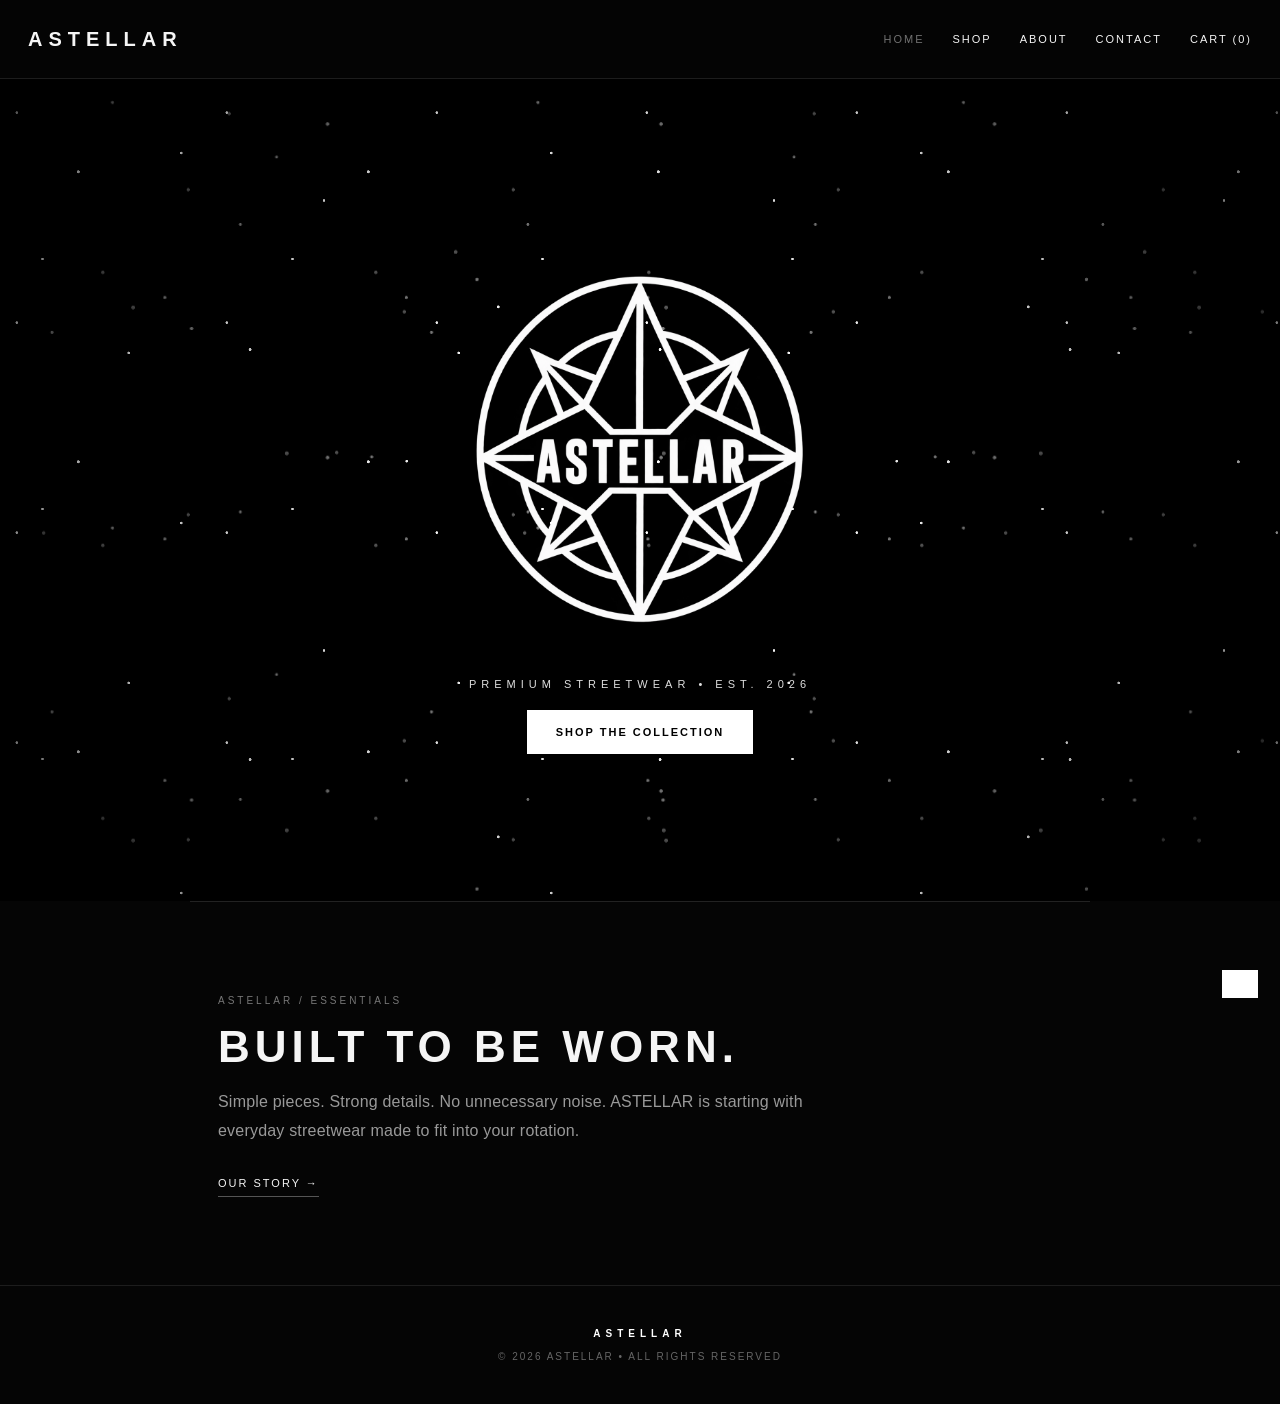
<file: index.html>
<!doctype html>
<html lang="en">
<head>
<meta charset="utf-8">
<meta name="viewport" content="width=device-width,initial-scale=1">
<title>ASTELLAR — Home</title>
<link rel="stylesheet" href="style.css">
</head>
<body>
<header><nav class="nav">
<a class="brand" href="index.html">ASTELLAR</a>
<div class="links"><a class="active" href="index.html">HOME</a><a href="shop.html">SHOP</a><a href="about.html">ABOUT</a><a href="contact.html">CONTACT</a><a href="cart.html">CART (<span id="count">0</span>)</a></div>
</nav></header>
<main>
<section class="hero">
<div class="hero-stars"></div>
<div class="hero-center">
<img class="hero-logo" src="astellar-logo.png" alt="ASTELLAR">
<p>PREMIUM STREETWEAR • EST. 2026</p>
<a class="btn" href="shop.html">SHOP THE COLLECTION</a>
</div>
</section>
<section class="home-intro wrap narrow">
<span class="eyebrow">ASTELLAR / ESSENTIALS</span>
<h1>BUILT TO BE WORN.</h1>
<p>Simple pieces. Strong details. No unnecessary noise. ASTELLAR is starting with everyday streetwear made to fit into your rotation.</p>
<a class="text-link" href="about.html">OUR STORY →</a>
</section>
</main>
<footer><div class="footer-brand">ASTELLAR</div><div>© 2026 ASTELLAR • ALL RIGHTS RESERVED</div></footer>
<div id="toast" class="toast"></div><script src="script.js"></script>
</body></html>
</file>
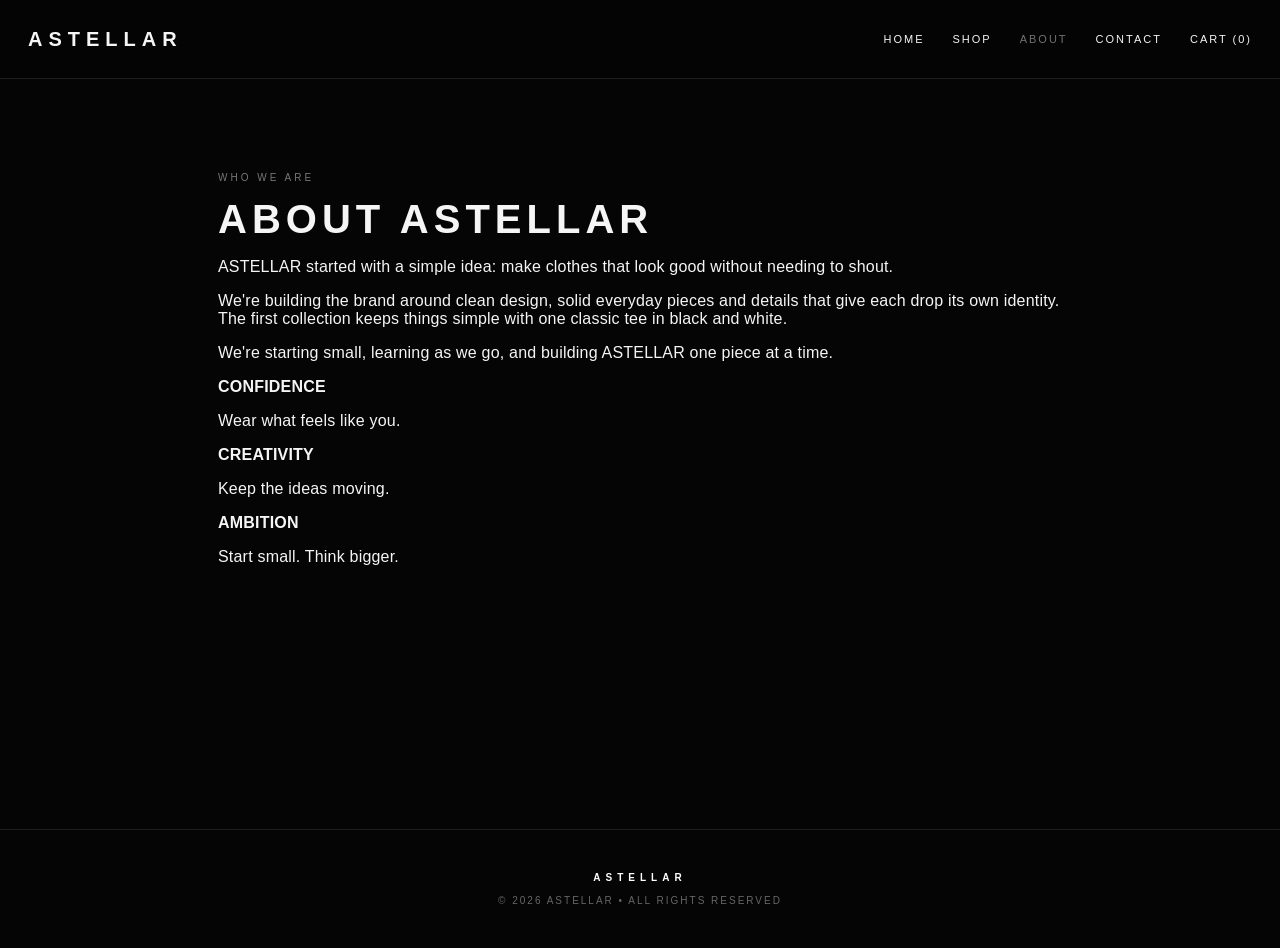
<file: about.html>
<!doctype html>
<html lang="en"><head><meta charset="utf-8"><meta name="viewport" content="width=device-width,initial-scale=1"><title>ASTELLAR — About</title><link rel="stylesheet" href="style.css"></head>
<body><header><nav class="nav"><a class="brand" href="index.html">ASTELLAR</a><div class="links"><a href="index.html">HOME</a><a href="shop.html">SHOP</a><a class="active" href="about.html">ABOUT</a><a href="contact.html">CONTACT</a><a href="cart.html">CART (<span id="count">0</span>)</a></div></nav></header>
<main><section class="wrap narrow"><span class="eyebrow">WHO WE ARE</span><h1 class="title">ABOUT ASTELLAR</h1><div class="about"><p>ASTELLAR started with a simple idea: make clothes that look good without needing to shout.</p><p>We're building the brand around clean design, solid everyday pieces and details that give each drop its own identity. The first collection keeps things simple with one classic tee in black and white.</p><p>We're starting small, learning as we go, and building ASTELLAR one piece at a time.</p></div><div class="about-grid"><div><strong>CONFIDENCE</strong><p>Wear what feels like you.</p></div><div><strong>CREATIVITY</strong><p>Keep the ideas moving.</p></div><div><strong>AMBITION</strong><p>Start small. Think bigger.</p></div></div></section></main>
<footer><div class="footer-brand">ASTELLAR</div><div>© 2026 ASTELLAR • ALL RIGHTS RESERVED</div></footer><script src="script.js"></script></body></html>
</file>
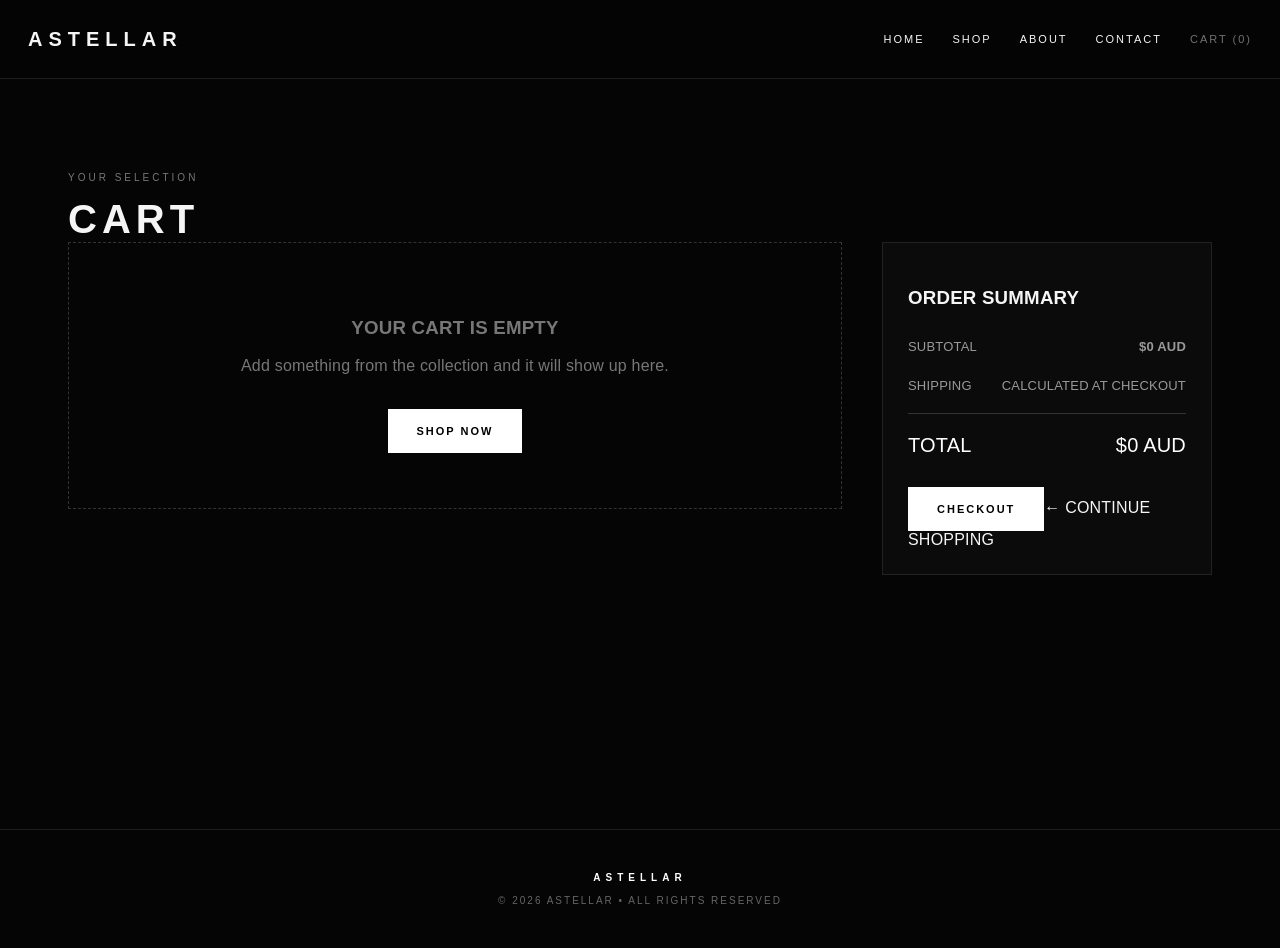
<file: cart.html>
<!doctype html>
<html lang="en"><head><meta charset="utf-8"><meta name="viewport" content="width=device-width,initial-scale=1"><title>ASTELLAR — Cart</title><link rel="stylesheet" href="style.css"></head>
<body>
<header><nav class="nav"><a class="brand" href="index.html">ASTELLAR</a><div class="links"><a href="index.html">HOME</a><a href="shop.html">SHOP</a><a href="about.html">ABOUT</a><a href="contact.html">CONTACT</a><a class="active" href="cart.html">CART (<span id="count">0</span>)</a></div></nav></header>
<main><section class="wrap"><span class="eyebrow">YOUR SELECTION</span><h1 class="title">CART</h1><div class="cart-layout"><div><div id="cartbox"></div></div><aside class="summary"><h3>ORDER SUMMARY</h3><div class="summary-row"><span>SUBTOTAL</span><b id="cartSubtotal">$0 AUD</b></div><div class="summary-row"><span>SHIPPING</span><span>CALCULATED AT CHECKOUT</span></div><div class="summary-row total"><span>TOTAL</span><span id="cartTotal">$0 AUD</span></div><a id="cartCheckout" class="btn full" href="checkout.html">CHECKOUT</a><a class="continue" href="shop.html">← CONTINUE SHOPPING</a></aside></div></section></main>
<footer><div class="footer-brand">ASTELLAR</div><div>© 2026 ASTELLAR • ALL RIGHTS RESERVED</div></footer><div id="toast" class="toast"></div><script src="script.js"></script><script>const baseRender=renderCart;renderCart=function(){baseRender();const total=document.getElementById('cartTotal');if(total)total.textContent='$'+getTotal()+' AUD'};renderCart();</script>
</body></html>
</file>
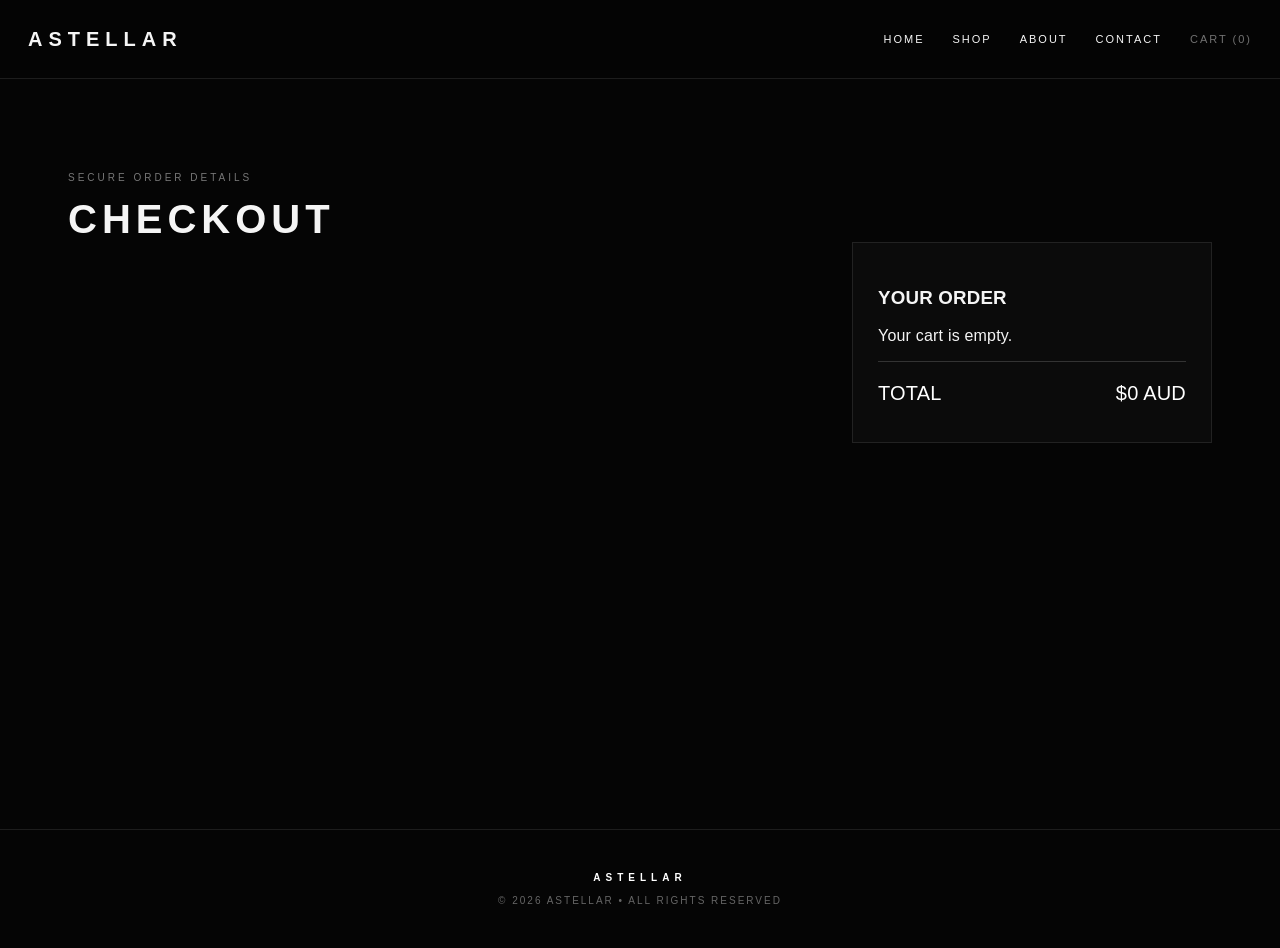
<file: checkout.html>
<!doctype html>
<html lang="en"><head><meta charset="utf-8"><meta name="viewport" content="width=device-width,initial-scale=1"><title>ASTELLAR — Checkout</title><link rel="stylesheet" href="style.css"></head>
<body>
<header><nav class="nav"><a class="brand" href="index.html">ASTELLAR</a><div class="links"><a href="index.html">HOME</a><a href="shop.html">SHOP</a><a href="about.html">ABOUT</a><a href="contact.html">CONTACT</a><a class="active" href="cart.html">CART (<span id="count">0</span>)</a></div></nav></header>
<main><section class="wrap"><span class="eyebrow">SECURE ORDER DETAILS</span><h1 class="title">CHECKOUT</h1>
<div class="checkout-grid"><div><form id="checkoutForm" onsubmit="placeOrder(event)"><div class="box"><h3>1. SHIPPING DETAILS</h3><div class="field"><label>FULL NAME</label><input name="name" autocomplete="name" required></div><div class="field"><label>EMAIL</label><input name="email" type="email" autocomplete="email" required></div><div class="field"><label>ADDRESS</label><input name="address" autocomplete="street-address" required></div><div class="field"><label>SUBURB / CITY</label><input name="city" autocomplete="address-level2" required></div><div class="field"><label>STATE</label><select name="state" required><option value="">SELECT STATE</option><option>WA</option><option>NSW</option><option>VIC</option><option>QLD</option><option>SA</option><option>TAS</option><option>NT</option><option>ACT</option></select></div><div class="field"><label>POSTCODE</label><input name="postcode" inputmode="numeric" autocomplete="postal-code" pattern="[0-9]{4}" required></div></div><button class="add" type="submit">PLACE ORDER</button><p class="secure-note">This page handles the order details locally for the current site setup. It does not ask for or store card numbers.</p></form><div id="success" class="success"><h2>ORDER RECEIVED</h2><p>Thanks for shopping ASTELLAR. Your order number is <strong id="orderNumber"></strong>.</p><a class="btn" href="shop.html">BACK TO SHOP</a></div></div>
<aside class="summary"><h3>YOUR ORDER</h3><div id="checkoutItems"></div><div class="summary-row total"><span>TOTAL</span><span id="checkoutTotal">$0 AUD</span></div></aside></div>
</section></main><footer><div class="footer-brand">ASTELLAR</div><div>© 2026 ASTELLAR • ALL RIGHTS RESERVED</div></footer><script src="script.js"></script></body></html>
</file>
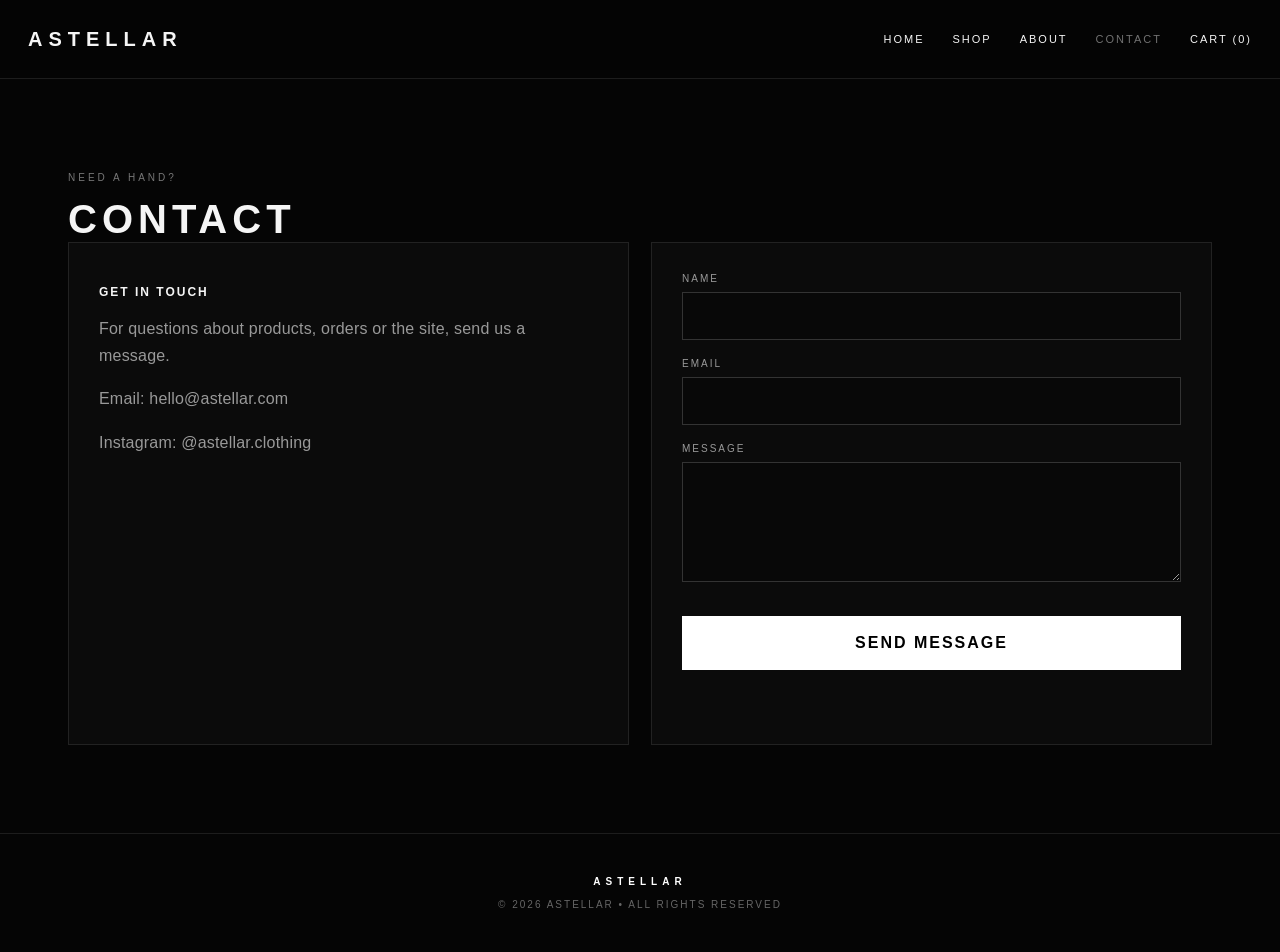
<file: contact.html>
<!doctype html>
<html lang="en"><head><meta charset="utf-8"><meta name="viewport" content="width=device-width,initial-scale=1"><title>ASTELLAR — Contact</title><link rel="stylesheet" href="style.css"></head>
<body><header><nav class="nav"><a class="brand" href="index.html">ASTELLAR</a><div class="links"><a href="index.html">HOME</a><a href="shop.html">SHOP</a><a href="about.html">ABOUT</a><a class="active" href="contact.html">CONTACT</a><a href="cart.html">CART (<span id="count">0</span>)</a></div></nav></header>
<main><section class="wrap"><span class="eyebrow">NEED A HAND?</span><h1 class="title">CONTACT</h1><div class="contact"><div class="box"><h3>GET IN TOUCH</h3><p>For questions about products, orders or the site, send us a message.</p><p>Email: hello@astellar.com</p><p>Instagram: @astellar.clothing</p></div><div class="box"><form onsubmit="event.preventDefault();document.getElementById('contactMsg').textContent='MESSAGE READY — connect this form to your email service before launch.'"><div class="field"><label>NAME</label><input required></div><div class="field"><label>EMAIL</label><input type="email" required></div><div class="field"><label>MESSAGE</label><textarea required></textarea></div><button class="add" type="submit">SEND MESSAGE</button><p id="contactMsg" class="msg"></p></form></div></div></section></main>
<footer><div class="footer-brand">ASTELLAR</div><div>© 2026 ASTELLAR • ALL RIGHTS RESERVED</div></footer><script src="script.js"></script></body></html>
</file>
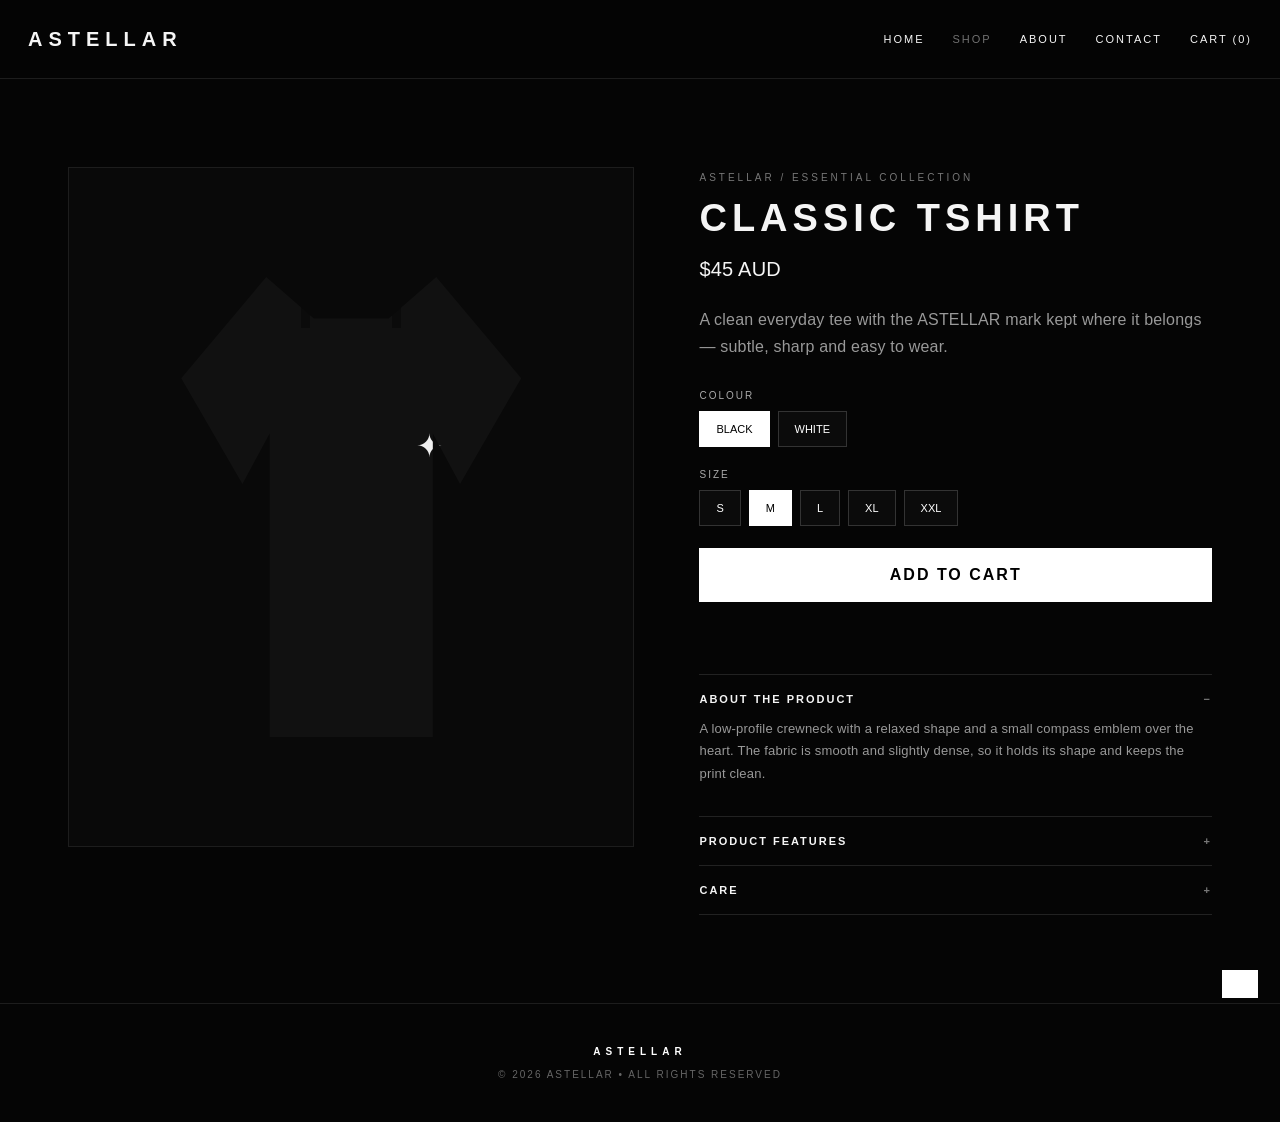
<file: product.html>
<!doctype html>
<html lang="en"><head><meta charset="utf-8"><meta name="viewport" content="width=device-width,initial-scale=1"><title>ASTELLAR — Classic T-Shirt</title><link rel="stylesheet" href="style.css"></head>
<body>
<header><nav class="nav"><a class="brand" href="index.html">ASTELLAR</a><div class="links"><a href="index.html">HOME</a><a class="active" href="shop.html">SHOP</a><a href="about.html">ABOUT</a><a href="contact.html">CONTACT</a><a href="cart.html">CART (<span id="count">0</span>)</a></div></nav></header>
<main><section class="wrap product-page">
<div class="product-detail">
<div class="product-visual"><div id="productTee" class="tee black-tee large-tee"><span>✦</span></div></div>
<div class="product-copy">
<span class="eyebrow">ASTELLAR / ESSENTIAL COLLECTION</span><h1 class="title">CLASSIC TSHIRT</h1><div class="product-price">$45 AUD</div>
<p class="lead">A clean everyday tee with the ASTELLAR mark kept where it belongs — subtle, sharp and easy to wear.</p>
<label>COLOUR</label><div class="choices"><button class="choice selected" onclick="pick('colour','Black',this)">BLACK</button><button class="choice" onclick="pick('colour','White',this)">WHITE</button></div>
<label>SIZE</label><div class="choices"><button class="choice" onclick="pick('size','S',this)">S</button><button class="choice selected" onclick="pick('size','M',this)">M</button><button class="choice" onclick="pick('size','L',this)">L</button><button class="choice" onclick="pick('size','XL',this)">XL</button><button class="choice" onclick="pick('size','XXL',this)">XXL</button></div>
<button class="add" onclick="addProduct()">ADD TO CART</button><p id="msg" class="msg"></p>
<div class="details"><details open><summary>ABOUT THE PRODUCT</summary><p>A low-profile crewneck with a relaxed shape and a small compass emblem over the heart. The fabric is smooth and slightly dense, so it holds its shape and keeps the print clean.</p></details><details><summary>PRODUCT FEATURES</summary><ul><li>100% cotton on solid colours</li><li>180 g/m² medium-weight fabric</li><li>Tubular knit with no side seams</li><li>Ribbed, seam-free collar</li><li>Shoulder twill tape for added stability</li><li>OEKO-TEX® STANDARD 100 certified</li></ul></details><details><summary>CARE</summary><ul><li>Machine wash cold, max 30°C</li><li>Tumble dry on low heat</li><li>Do not iron</li><li>Do not dry clean</li><li>Use non-chlorine bleach only if needed</li></ul></details></div>
</div></div></section></main>
<footer><div class="footer-brand">ASTELLAR</div><div>© 2026 ASTELLAR • ALL RIGHTS RESERVED</div></footer>
<div id="toast" class="toast"></div><script src="script.js"></script><script>let colour='Black',size='M';function pick(type,value,el){if(type==='colour'){colour=value;document.getElementById('productTee').className='tee '+(value==='Black'?'black-tee':'white-tee')+' large-tee';}else size=value;el.parentElement.querySelectorAll('.choice').forEach(x=>x.classList.remove('selected'));el.classList.add('selected')}function addProduct(){add('ASTELLAR CLASSIC TSHIRT',45,colour,size);document.getElementById('msg').textContent='Added — '+colour+' / '+size;document.querySelector('.add').classList.add('added');setTimeout(()=>document.querySelector('.add').classList.remove('added'),450)}</script>
</body></html>
</file>
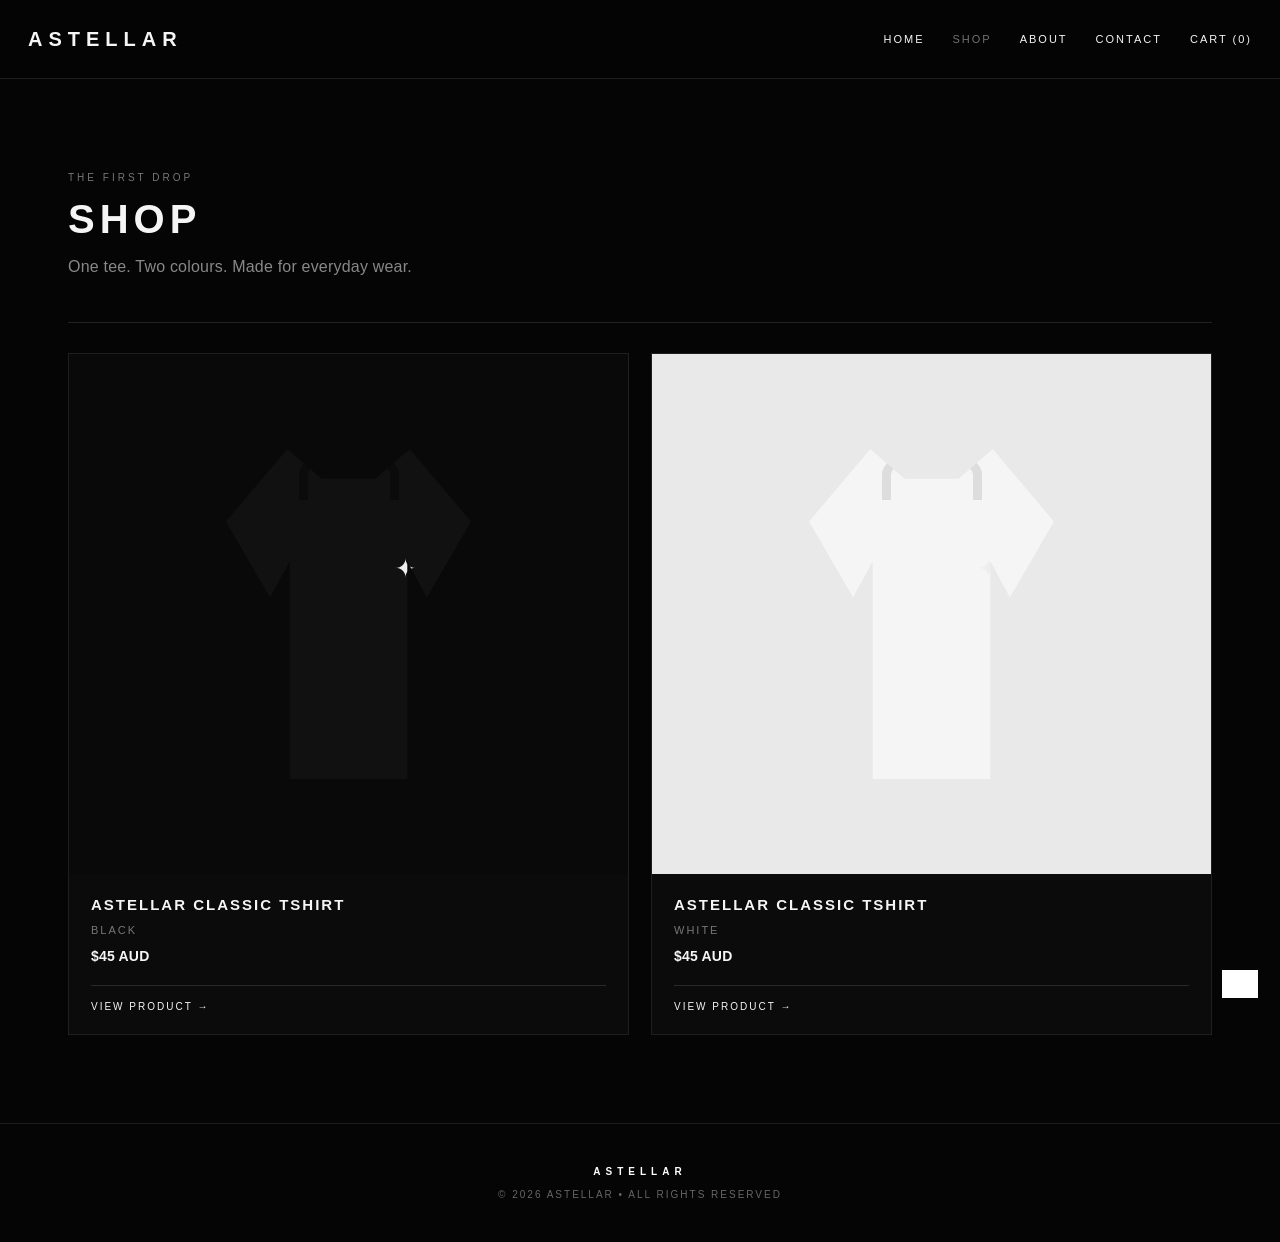
<file: shop.html>
<!doctype html>
<html lang="en">
<head><meta charset="utf-8"><meta name="viewport" content="width=device-width,initial-scale=1"><title>ASTELLAR — Shop</title><link rel="stylesheet" href="style.css"></head>
<body>
<header><nav class="nav"><a class="brand" href="index.html">ASTELLAR</a><div class="links"><a href="index.html">HOME</a><a class="active" href="shop.html">SHOP</a><a href="about.html">ABOUT</a><a href="contact.html">CONTACT</a><a href="cart.html">CART (<span id="count">0</span>)</a></div></nav></header>
<main><section class="wrap">
<div class="page-head"><span class="eyebrow">THE FIRST DROP</span><h1 class="title">SHOP</h1><p>One tee. Two colours. Made for everyday wear.</p></div>
<div class="shop-grid">
<a class="product-card" href="product.html">
<div class="tee-stage"><div class="tee black-tee"><span>✦</span></div></div>
<div class="product-info"><h2>ASTELLAR CLASSIC TSHIRT</h2><p>BLACK</p><strong>$45 AUD</strong><span class="view">VIEW PRODUCT →</span></div>
</a>
<a class="product-card" href="product.html">
<div class="tee-stage light"><div class="tee white-tee"><span>✦</span></div></div>
<div class="product-info"><h2>ASTELLAR CLASSIC TSHIRT</h2><p>WHITE</p><strong>$45 AUD</strong><span class="view">VIEW PRODUCT →</span></div>
</a>
</div>
</section></main>
<footer><div class="footer-brand">ASTELLAR</div><div>© 2026 ASTELLAR • ALL RIGHTS RESERVED</div></footer>
<div id="toast" class="toast"></div><script src="script.js"></script>
</body></html>
</file>
<file: style.css>
*{box-sizing:border-box}html{scroll-behavior:smooth}body{margin:0;background:#050505;color:#f5f5f5;font-family:Arial,Helvetica,sans-serif;letter-spacing:.2px}a{text-decoration:none;color:inherit}button,input,textarea{font:inherit}.nav{height:78px;max-width:1280px;margin:auto;padding:0 28px;display:flex;align-items:center;justify-content:space-between}.brand{font-size:20px;font-weight:900;letter-spacing:6px}.links{display:flex;gap:28px;font-size:11px;letter-spacing:2px}.links a{transition:.2s}.links a:hover,.links .active{opacity:.45}header{position:sticky;top:0;z-index:30;background:rgba(5,5,5,.92);backdrop-filter:blur(14px);border-bottom:1px solid #1d1d1d}main{min-height:calc(100vh - 150px)}.hero{min-height:calc(100vh - 78px);position:relative;overflow:hidden;background:#000;display:grid;place-items:center}.hero-stars,.hero-stars:before,.hero-stars:after{position:absolute;inset:0;content:"";background-image:radial-gradient(circle at 8% 16%,#fff 0 1px,transparent 1.6px),radial-gradient(circle at 17% 72%,#fff 0 1px,transparent 1.5px),radial-gradient(circle at 27% 32%,#fff 0 1.2px,transparent 1.8px),radial-gradient(circle at 39% 83%,#fff 0 1px,transparent 1.6px),radial-gradient(circle at 49% 20%,#fff 0 1px,transparent 1.6px),radial-gradient(circle at 61% 66%,#fff 0 1.2px,transparent 1.7px),radial-gradient(circle at 72% 27%,#fff 0 1px,transparent 1.5px),radial-gradient(circle at 83% 78%,#fff 0 1px,transparent 1.6px),radial-gradient(circle at 94% 43%,#fff 0 1.2px,transparent 1.7px);background-size:210px 210px,250px 250px,290px 290px,330px 330px,370px 370px,410px 410px,450px 450px,490px 490px,530px 530px;animation:drift 40s linear infinite}.hero-stars:before{opacity:.5;transform:scale(1.15);animation-duration:65s}.hero-stars:after{opacity:.35;transform:scale(1.3);animation-duration:90s}@keyframes drift{to{transform:translate3d(-40px,25px,0)}}.hero:after{content:"";position:absolute;inset:0;background:radial-gradient(circle at center,transparent 20%,rgba(0,0,0,.32) 72%,rgba(0,0,0,.72));pointer-events:none}.hero-center{position:relative;z-index:2;text-align:center;display:flex;flex-direction:column;align-items:center}.hero-logo{width:min(430px,62vw);height:auto;display:block;filter:none;mix-blend-mode:screen}.hero-center p{font-size:11px;letter-spacing:5px;color:#ddd;margin:22px 0 2px}.btn{display:inline-block;background:#fff;color:#000;padding:15px 28px;margin-top:18px;font-size:11px;font-weight:900;letter-spacing:2px;border:1px solid #fff;transition:.2s}.btn:hover{background:#000;color:#fff}.wrap{max-width:1200px;margin:auto;padding:88px 28px}.narrow{max-width:900px}.home-intro{border-top:1px solid #222}.home-intro h1{font-size:44px;letter-spacing:5px;margin:14px 0}.home-intro p{max-width:650px;color:#999;line-height:1.8;font-size:16px}.eyebrow{color:#777;font-size:10px;letter-spacing:3px}.text-link{display:inline-block;margin-top:15px;font-size:11px;letter-spacing:2px;border-bottom:1px solid #555;padding-bottom:7px}.page-head{border-bottom:1px solid #222;padding-bottom:30px;margin-bottom:30px}.page-head p{color:#888}.title{font-size:40px;letter-spacing:5px;margin:12px 0 0}.shop-grid{display:grid;grid-template-columns:repeat(2,minmax(0,1fr));gap:22px}.product-card{background:#0b0b0b;border:1px solid #1f1f1f;transition:.25s}.product-card:hover{border-color:#555;transform:translateY(-4px)}.tee-stage{height:520px;background:#090909;display:grid;place-items:center;position:relative;overflow:hidden}.tee-stage.light{background:#e9e9e9}.tee{width:245px;height:330px;position:relative;background:#151515;clip-path:polygon(25% 0,39% 9%,61% 9%,75% 0,100% 22%,82% 45%,74% 34%,74% 100%,26% 100%,26% 34%,18% 45%,0 22%);filter:drop-shadow(0 25px 24px rgba(0,0,0,.65))}.tee:before{content:"";position:absolute;width:82px;height:42px;border:9px solid #0b0b0b;border-bottom:0;border-radius:50% 50% 0 0;left:50%;top:0;transform:translateX(-50%)}.tee span{position:absolute;top:105px;right:55px;font-size:25px;color:#eee}.white-tee{background:#f5f5f5}.white-tee:before{border-color:#ddd}.black-tee{background:#111}.product-info{padding:22px}.product-info h2{font-size:15px;letter-spacing:2px;margin:0}.product-info p{font-size:11px;color:#777;letter-spacing:2px}.product-info strong{font-size:14px}.view{display:block;margin-top:20px;border-top:1px solid #292929;padding-top:15px;font-size:10px;letter-spacing:2px}.product-detail{display:grid;grid-template-columns:1.05fr .95fr;gap:65px;align-items:start}.product-visual{min-height:680px;background:#090909;display:grid;place-items:center;border:1px solid #1d1d1d}.large-tee{width:340px;height:460px}.large-tee span{top:150px;right:78px;font-size:32px}.product-copy .title{font-size:38px}.product-price{font-size:20px;margin:18px 0 25px}.lead{color:#999;line-height:1.7;max-width:540px;margin-bottom:30px}.product-copy label{display:block;font-size:10px;letter-spacing:2px;color:#aaa;margin-top:22px}.choices{display:flex;gap:8px;flex-wrap:wrap;margin:10px 0}.choice{background:#0b0b0b;border:1px solid #333;color:#fff;padding:11px 16px;font-size:11px;cursor:pointer}.choice:hover,.choice.selected{background:#fff;color:#000;border-color:#fff}.add{width:100%;background:#fff;color:#000;border:1px solid #fff;padding:17px;margin-top:12px;font-weight:900;letter-spacing:2px;cursor:pointer;transition:.2s}.add:hover{background:#000;color:#fff}.add.added{transform:scale(.98);opacity:.7}.msg{color:#999;min-height:20px;font-size:12px}.details{border-top:1px solid #222;margin-top:40px}.details details{border-bottom:1px solid #222;padding:18px 0}.details summary{cursor:pointer;list-style:none;font-size:11px;letter-spacing:2px;font-weight:700}.details summary::-webkit-details-marker{display:none}.details summary:after{content:'+';float:right;color:#777}.details details[open] summary:after{content:'−'}.details p,.details li{color:#999;line-height:1.7;font-size:13px}.cart-layout{display:grid;grid-template-columns:1fr 330px;gap:40px}.cart-item{display:grid;grid-template-columns:105px 1fr auto;gap:20px;align-items:center;padding:20px 0;border-top:1px solid #222}.mini-tee{width:105px;height:125px;transform:scale(.55)}.cart-name{font-weight:800;letter-spacing:1px}.cart-meta{color:#777;font-size:11px;margin-top:8px}.qty{display:flex;align-items:center;gap:8px}.qty button{width:30px;height:30px;background:#0b0b0b;color:#fff;border:1px solid #333;cursor:pointer}.qty span{min-width:25px;text-align:center}.remove{background:none;color:#777;border:0;font-size:10px;letter-spacing:1px;cursor:pointer}.remove:hover{color:#fff}.summary{border:1px solid #222;background:#0b0b0b;padding:25px;height:max-content;position:sticky;top:105px}.summary-row{display:flex;justify-content:space-between;padding:12px 0;color:#999;font-size:13px}.summary-row.total{border-top:1px solid #333;margin-top:8px;padding-top:20px;color:#fff;font-size:20px}.empty{border:1px dashed #333;padding:55px 25px;text-align:center;color:#777}.contact{display:grid;grid-template-columns:1fr 1fr;gap:22px}.box{border:1px solid #222;background:#0b0b0b;padding:30px}.box h3{font-size:12px;letter-spacing:2px}.box p{color:#999;line-height:1.7}.field{margin-bottom:18px}.field label{display:block;font-size:10px;letter-spacing:2px;color:#999;margin-bottom:8px}.field input,.field textarea,.field select{width:100%;background:#080808;border:1px solid #333;color:#fff;padding:14px;outline:none}.field textarea{min-height:120px;resize:vertical}.checkout-grid{display:grid;grid-template-columns:1fr 360px;gap:45px}.secure-note{font-size:11px;color:#777;line-height:1.6;margin-top:18px}.success{display:none;border:1px solid #555;padding:35px;background:#0b0b0b}.success.show{display:block}.success h2{letter-spacing:3px}.success p{color:#999;line-height:1.7}footer{border-top:1px solid #1d1d1d;padding:42px 28px;text-align:center;color:#666;font-size:10px;letter-spacing:2px}.footer-brand{color:#fff;font-weight:900;letter-spacing:5px;margin-bottom:12px}.toast{position:fixed;right:22px;bottom:22px;background:#fff;color:#000;padding:14px 18px;font-size:11px;letter-spacing:1px;transform:translateY(120px);transition:.3s;z-index:60}.toast.show{transform:translateY(0)}@media(max-width:800px){.nav{padding:0 18px}.links{gap:12px;font-size:9px}.shop-grid,.product-detail,.cart-layout,.checkout-grid,.contact{grid-template-columns:1fr}.tee-stage{height:430px}.product-visual{min-height:500px}.summary{position:static}.cart-item{grid-template-columns:75px 1fr}.cart-item .qty{grid-column:2}.cart-item .remove{grid-column:2}.title{font-size:32px}.hero-logo{width:75vw}}@media(max-width:520px){.brand{font-size:15px;letter-spacing:4px}.links a:nth-child(3),.links a:nth-child(4){display:none}.hero-center p{font-size:9px;letter-spacing:3px}.wrap{padding:60px 18px}.home-intro h1{font-size:32px}.product-visual{min-height:430px}.large-tee{width:270px;height:365px}.tee-stage{height:370px}.tee{width:205px;height:280px}}
</file>
